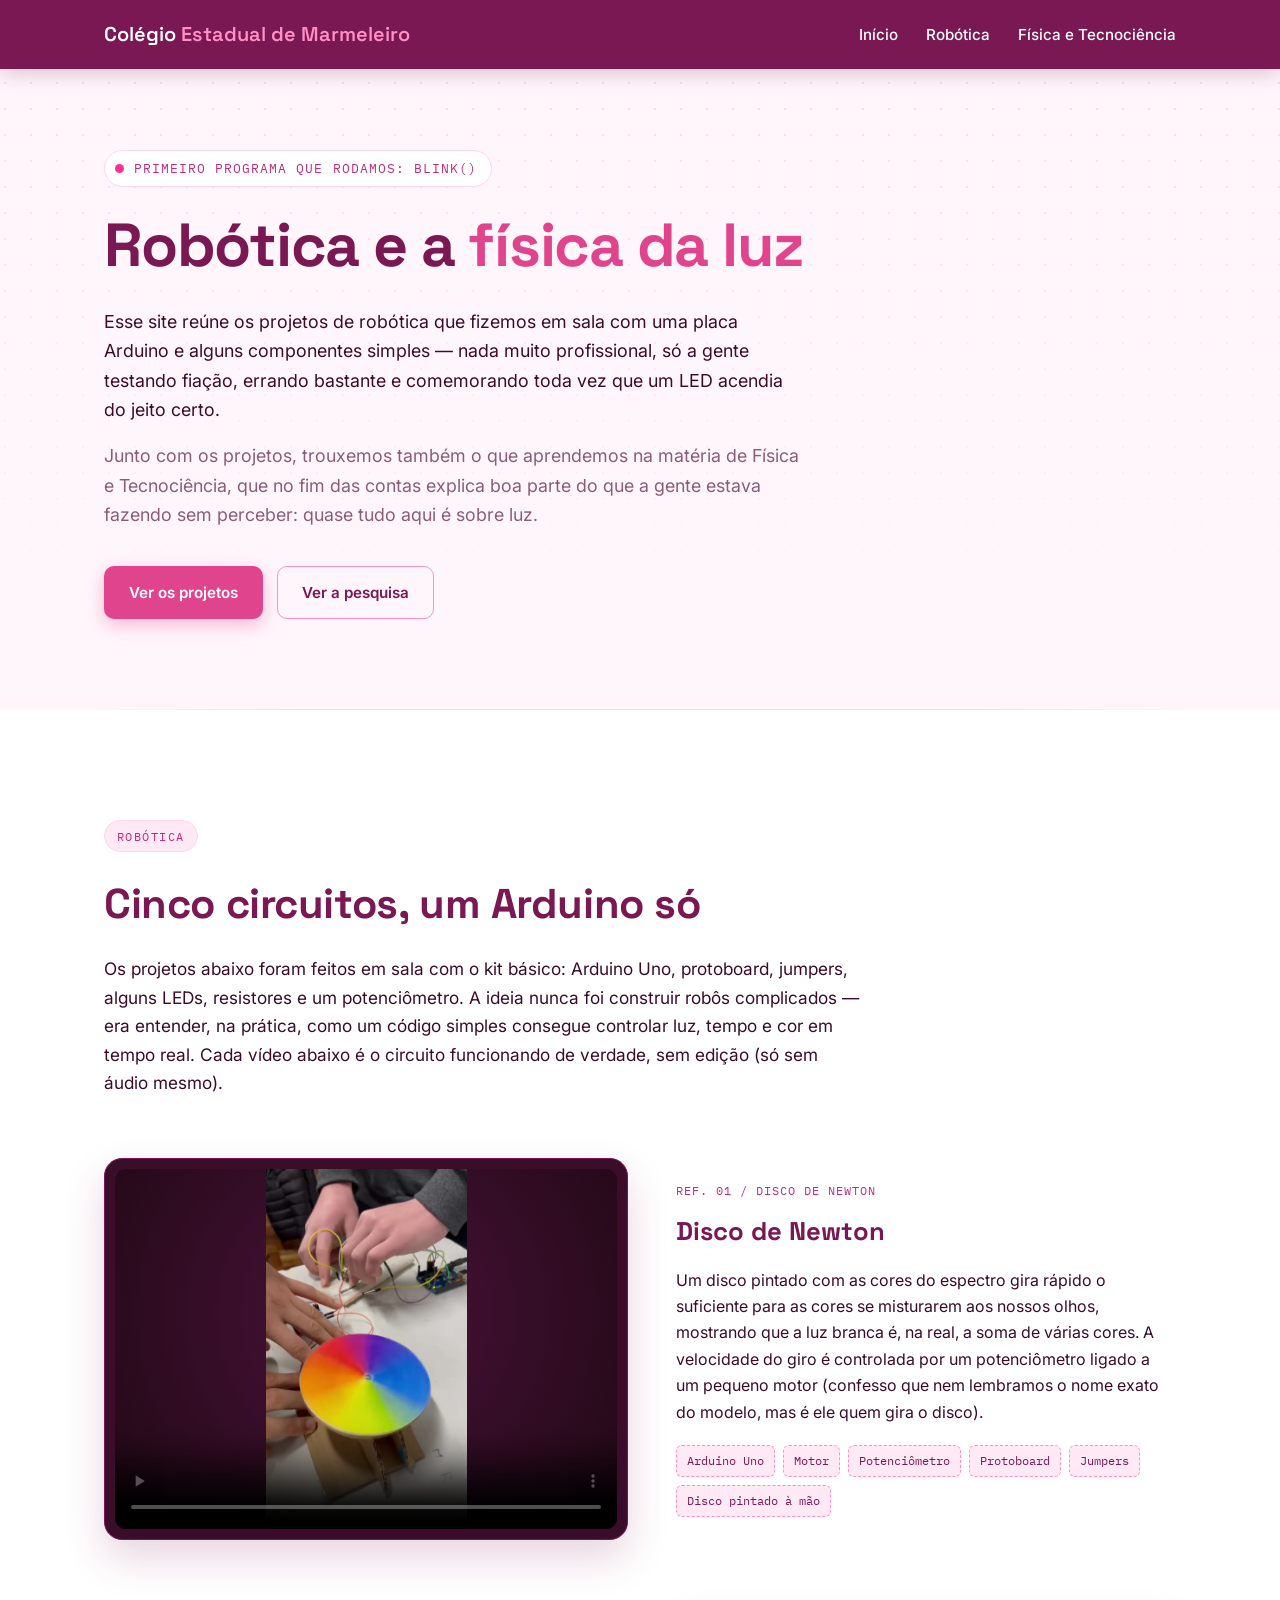
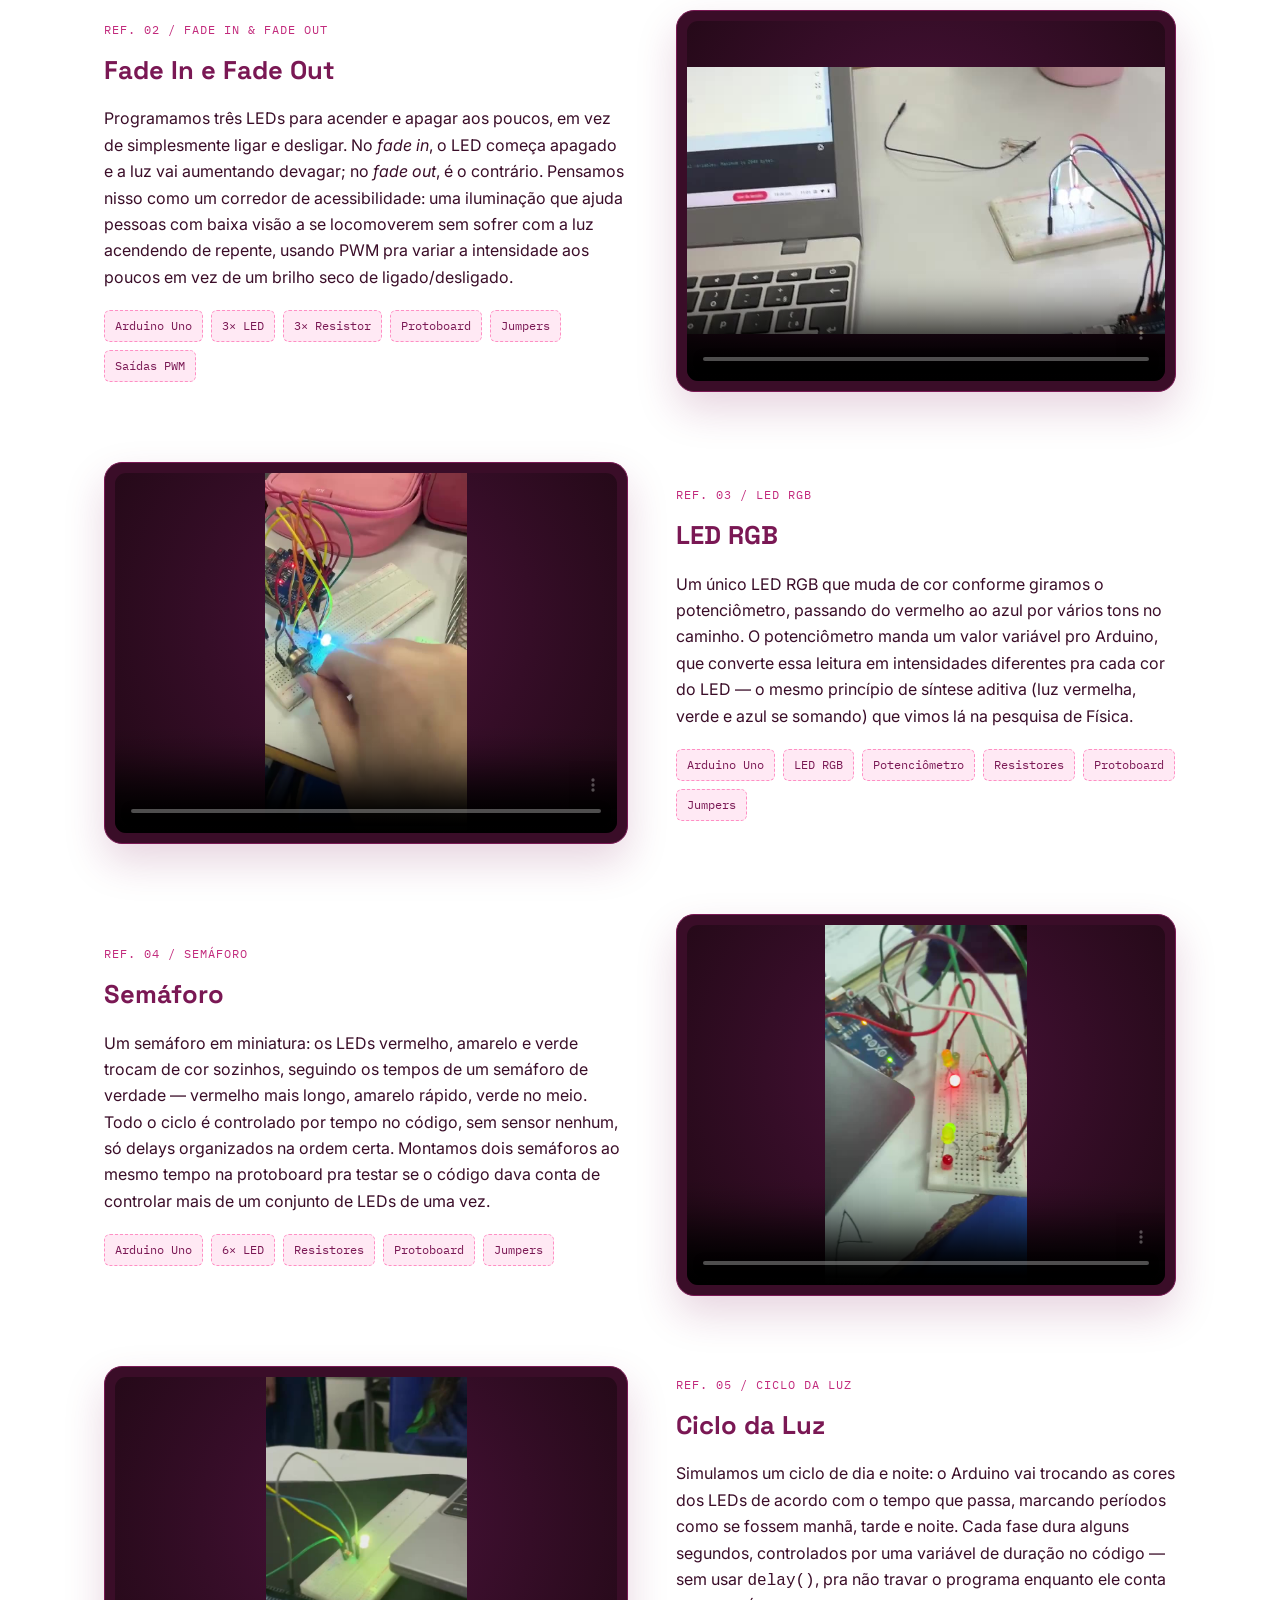
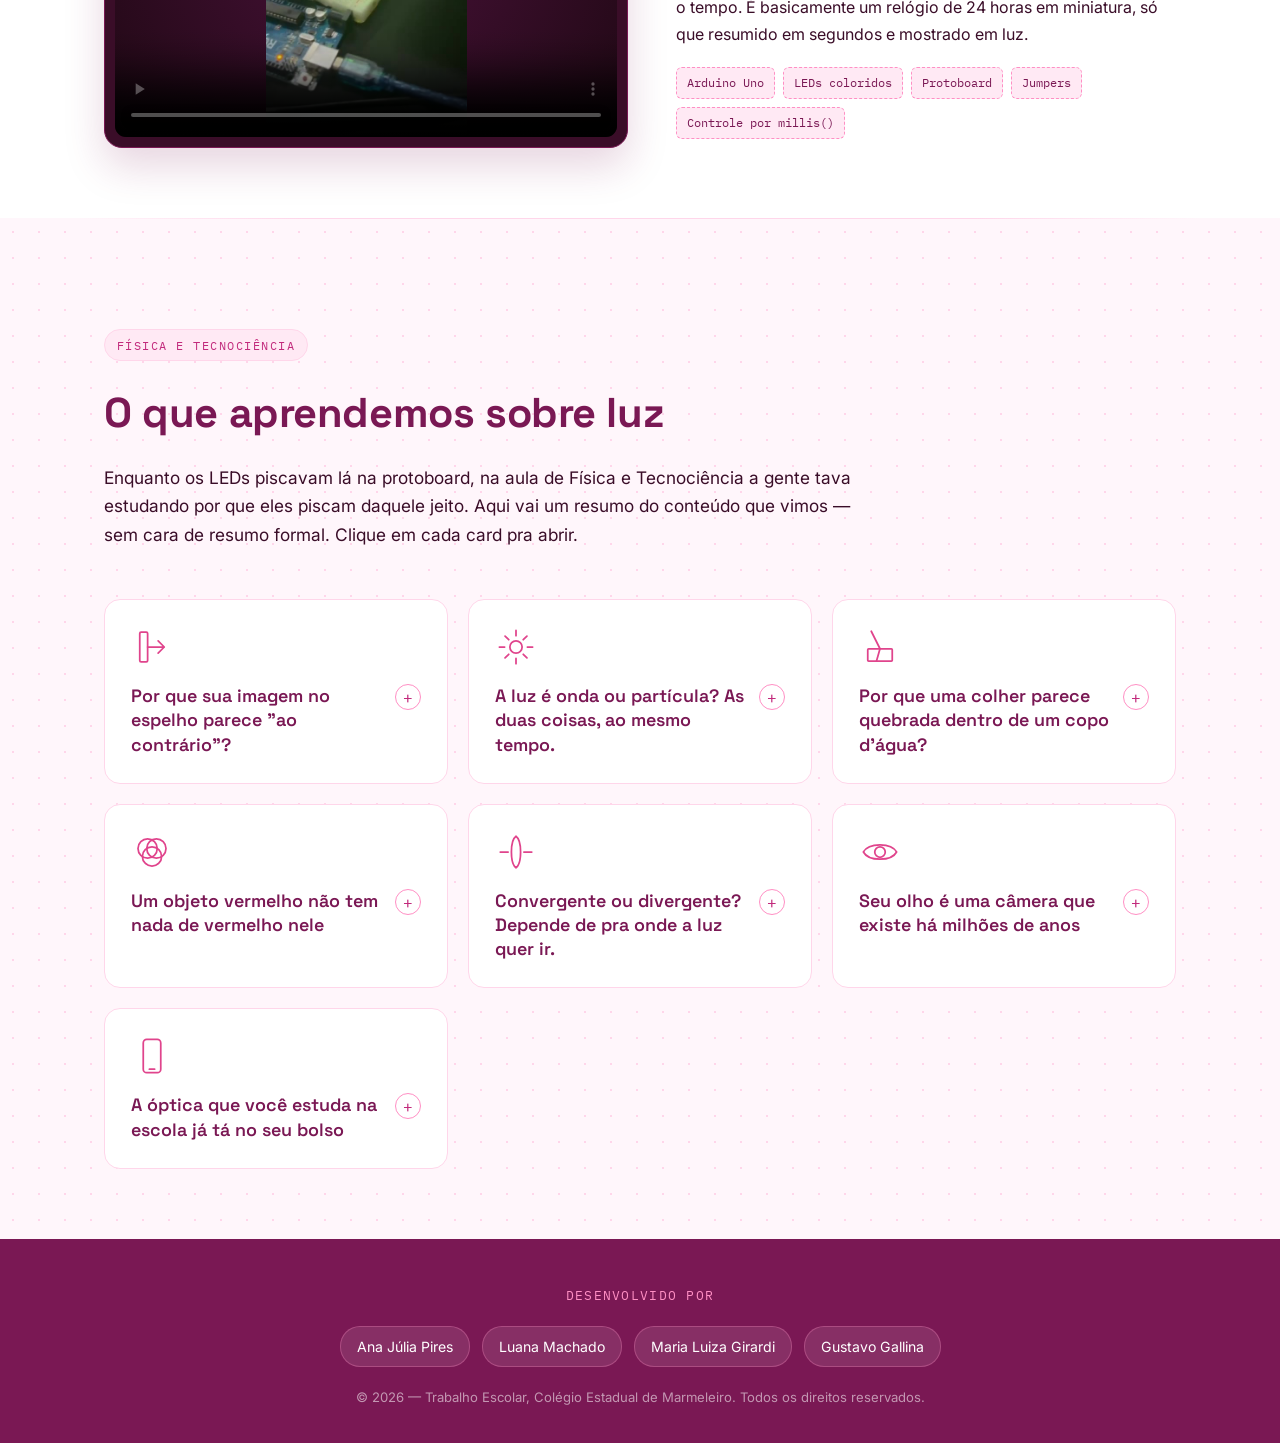
<file: index.html>
<!DOCTYPE html>
<html lang="pt-BR">
<head>
    <meta charset="UTF-8">
    <meta name="viewport" content="width=device-width, initial-scale=1.0">
    <title>Robótica & a Física da Luz | Colégio Estadual de Marmeleiro</title>
    <link rel="stylesheet" href="styles.css">
</head>
<body>

    <header>
        <div class="nav-container">
            <div class="logo">
                <h1>Colégio <span>Estadual de Marmeleiro</span></h1>
            </div>
            <nav>
                <ul>
                    <li><a href="#inicio">Início</a></li>
                    <li><a href="#robotica">Robótica</a></li>
                    <li><a href="#fisica">Física e Tecnociência</a></li>
                </ul>
            </nav>
        </div>
    </header>

    <main>

        <!-- ================= INÍCIO ================= -->
        <section id="inicio">
            <div class="hero-inner">
                <span class="hero-kicker"><span class="led-dot"></span> primeiro programa que rodamos: blink()</span>

                <h1>Robótica e a <em>física da luz</em></h1>

                <p class="hero-lede">Esse site reúne os projetos de robótica que fizemos em sala com uma placa Arduino e alguns componentes simples — nada muito profissional, só a gente testando fiação, errando bastante e comemorando toda vez que um LED acendia do jeito certo.</p>

                <p class="hero-lede-2">Junto com os projetos, trouxemos também o que aprendemos na matéria de Física e Tecnociência, que no fim das contas explica boa parte do que a gente estava fazendo sem perceber: quase tudo aqui é sobre luz.</p>

                <div class="hero-ctas">
                    <a href="#robotica" class="btn btn-primario">Ver os projetos</a>
                    <a href="#fisica" class="btn btn-secundario">Ver a pesquisa</a>
                </div>
            </div>
        </section>

        <hr class="divisor">

        <!-- ================= ROBÓTICA ================= -->
        <section id="robotica">
            <div class="wrap">
                <span class="eyebrow">Robótica</span>
                <h2 class="section-heading">Cinco circuitos, um Arduino só</h2>
                <p class="section-lede">Os projetos abaixo foram feitos em sala com o kit básico: Arduino Uno, protoboard, jumpers, alguns LEDs, resistores e um potenciômetro. A ideia nunca foi construir robôs complicados — era entender, na prática, como um código simples consegue controlar luz, tempo e cor em tempo real. Cada vídeo abaixo é o circuito funcionando de verdade, sem edição (só sem áudio mesmo).</p>

                <div class="projetos">

                    <!-- Projeto 1: Disco de Newton -->
                    <article class="projeto">
                        <div class="projeto-midia">
                            <div class="tela">
                                <video src="videos/disco-newton.mp4" poster="videos/posters/disco-newton.jpg" controls muted loop playsinline preload="metadata"></video>
                            </div>
                        </div>
                        <div class="projeto-texto">
                            <span class="projeto-ref">REF. 01 / DISCO DE NEWTON</span>
                            <h3>Disco de Newton</h3>
                            <p>Um disco pintado com as cores do espectro gira rápido o suficiente para as cores se misturarem aos nossos olhos, mostrando que a luz branca é, na real, a soma de várias cores. A velocidade do giro é controlada por um potenciômetro ligado a um pequeno motor (confesso que nem lembramos o nome exato do modelo, mas é ele quem gira o disco).</p>
                            <div class="componentes">
                                <span>Arduino Uno</span>
                                <span>Motor</span>
                                <span>Potenciômetro</span>
                                <span>Protoboard</span>
                                <span>Jumpers</span>
                                <span>Disco pintado à mão</span>
                            </div>
                        </div>
                    </article>

                    <!-- Projeto 2: Fade In e Fade Out -->
                    <article class="projeto">
                        <div class="projeto-midia">
                            <div class="tela">
                                <video src="videos/fade-in-fade-out.mp4" poster="videos/posters/fade-in-fade-out.jpg" controls muted loop playsinline preload="metadata"></video>
                            </div>
                        </div>
                        <div class="projeto-texto">
                            <span class="projeto-ref">REF. 02 / FADE IN &amp; FADE OUT</span>
                            <h3>Fade In e Fade Out</h3>
                            <p>Programamos três LEDs para acender e apagar aos poucos, em vez de simplesmente ligar e desligar. No <em>fade in</em>, o LED começa apagado e a luz vai aumentando devagar; no <em>fade out</em>, é o contrário. Pensamos nisso como um corredor de acessibilidade: uma iluminação que ajuda pessoas com baixa visão a se locomoverem sem sofrer com a luz acendendo de repente, usando PWM pra variar a intensidade aos poucos em vez de um brilho seco de ligado/desligado.</p>
                            <div class="componentes">
                                <span>Arduino Uno</span>
                                <span>3× LED</span>
                                <span>3× Resistor</span>
                                <span>Protoboard</span>
                                <span>Jumpers</span>
                                <span>Saídas PWM</span>
                            </div>
                        </div>
                    </article>

                    <!-- Projeto 3: Led RGB -->
                    <article class="projeto">
                        <div class="projeto-midia">
                            <div class="tela">
                                <video src="videos/led-rgb.mp4" poster="videos/posters/led-rgb.jpg" controls muted loop playsinline preload="metadata"></video>
                            </div>
                        </div>
                        <div class="projeto-texto">
                            <span class="projeto-ref">REF. 03 / LED RGB</span>
                            <h3>LED RGB</h3>
                            <p>Um único LED RGB que muda de cor conforme giramos o potenciômetro, passando do vermelho ao azul por vários tons no caminho. O potenciômetro manda um valor variável pro Arduino, que converte essa leitura em intensidades diferentes pra cada cor do LED — o mesmo princípio de síntese aditiva (luz vermelha, verde e azul se somando) que vimos lá na pesquisa de Física.</p>
                            <div class="componentes">
                                <span>Arduino Uno</span>
                                <span>LED RGB</span>
                                <span>Potenciômetro</span>
                                <span>Resistores</span>
                                <span>Protoboard</span>
                                <span>Jumpers</span>
                            </div>
                        </div>
                    </article>

                    <!-- Projeto 4: Semáforo -->
                    <article class="projeto">
                        <div class="projeto-midia">
                            <div class="tela">
                                <video src="videos/semaforo.mp4" poster="videos/posters/semaforo.jpg" controls muted loop playsinline preload="metadata"></video>
                            </div>
                        </div>
                        <div class="projeto-texto">
                            <span class="projeto-ref">REF. 04 / SEMÁFORO</span>
                            <h3>Semáforo</h3>
                            <p>Um semáforo em miniatura: os LEDs vermelho, amarelo e verde trocam de cor sozinhos, seguindo os tempos de um semáforo de verdade — vermelho mais longo, amarelo rápido, verde no meio. Todo o ciclo é controlado por tempo no código, sem sensor nenhum, só delays organizados na ordem certa. Montamos dois semáforos ao mesmo tempo na protoboard pra testar se o código dava conta de controlar mais de um conjunto de LEDs de uma vez.</p>
                            <div class="componentes">
                                <span>Arduino Uno</span>
                                <span>6× LED</span>
                                <span>Resistores</span>
                                <span>Protoboard</span>
                                <span>Jumpers</span>
                            </div>
                        </div>
                    </article>

                    <!-- Projeto 5: Ciclo da Luz -->
                    <article class="projeto">
                        <div class="projeto-midia">
                            <div class="tela">
                                <video src="videos/ciclo-da-luz.mp4" poster="videos/posters/ciclo-da-luz.jpg" controls muted loop playsinline preload="metadata"></video>
                            </div>
                        </div>
                        <div class="projeto-texto">
                            <span class="projeto-ref">REF. 05 / CICLO DA LUZ</span>
                            <h3>Ciclo da Luz</h3>
                            <p>Simulamos um ciclo de dia e noite: o Arduino vai trocando as cores dos LEDs de acordo com o tempo que passa, marcando períodos como se fossem manhã, tarde e noite. Cada fase dura alguns segundos, controlados por uma variável de duração no código — sem usar <code>delay()</code>, pra não travar o programa enquanto ele conta o tempo. É basicamente um relógio de 24 horas em miniatura, só que resumido em segundos e mostrado em luz.</p>
                            <div class="componentes">
                                <span>Arduino Uno</span>
                                <span>LEDs coloridos</span>
                                <span>Protoboard</span>
                                <span>Jumpers</span>
                                <span>Controle por millis()</span>
                            </div>
                        </div>
                    </article>

                </div>
            </div>
        </section>

        <hr class="divisor">

        <!-- ================= FÍSICA E TECNOCIÊNCIA ================= -->
        <section id="fisica">
            <div class="wrap">
                <span class="eyebrow">Física e Tecnociência</span>
                <h2 class="section-heading">O que aprendemos sobre luz</h2>
                <p class="section-lede">Enquanto os LEDs piscavam lá na protoboard, na aula de Física e Tecnociência a gente tava estudando por que eles piscam daquele jeito. Aqui vai um resumo do conteúdo que vimos — sem cara de resumo formal. Clique em cada card pra abrir.</p>

                <div class="temas-grid">

                    <!-- Espelhos -->
                    <div class="tema-card">
                        <div class="tema-icone">
                            <svg viewBox="0 0 48 48"><rect x="10" y="7" width="9" height="34" rx="1.5"/><path d="M19 24 L38 24 M38 24 L31 17 M38 24 L31 31"/></svg>
                        </div>
                        <button class="tema-toggle" aria-expanded="false">
                            <h3>Por que sua imagem no espelho parece "ao contrário"?</h3>
                            <span class="tema-plus" aria-hidden="true">+</span>
                        </button>
                        <div class="tema-conteudo">
                            <div class="tema-conteudo-inner">
                                <span class="tema-label">Espelhos</span>
                                <p class="tema-texto">Espelhos são superfícies bem polidas que refletem a luz de forma regular. A gente estudou a diferença entre espelhos planos — que formam imagens virtuais, diretas e do mesmo tamanho do objeto — e espelhos esféricos, côncavos e convexos, que formam imagens reais ou virtuais dependendo de onde o objeto está em relação ao foco.</p>
                            </div>
                        </div>
                    </div>

                    <!-- Propriedades da Luz -->
                    <div class="tema-card">
                        <div class="tema-icone">
                            <svg viewBox="0 0 48 48"><circle cx="24" cy="24" r="7"/><path d="M24 5v6M24 37v6M43 24h-6M11 24H5M36.5 11.5l-4.2 4.2M15.7 32.3l-4.2 4.2M36.5 36.5l-4.2-4.2M15.7 15.7l-4.2-4.2"/></svg>
                        </div>
                        <button class="tema-toggle" aria-expanded="false">
                            <h3>A luz é onda ou partícula? As duas coisas, ao mesmo tempo.</h3>
                            <span class="tema-plus" aria-hidden="true">+</span>
                        </button>
                        <div class="tema-conteudo">
                            <div class="tema-conteudo-inner">
                                <span class="tema-label">Propriedades da luz</span>
                                <p class="tema-texto">Vimos os comportamentos fundamentais da luz ao se propagar e interagir com o ambiente: a propagação retilínea, a reflexão (quando a luz bate numa superfície e volta), a refração e a absorção. E entendemos que a luz se comporta ora como onda, ora como partícula — o fóton.</p>
                            </div>
                        </div>
                    </div>

                    <!-- Refração -->
                    <div class="tema-card">
                        <div class="tema-icone">
                            <svg viewBox="0 0 48 48"><path d="M8 32h32v6H8z" opacity="0"/><rect x="10" y="26" width="28" height="14" rx="1"/><path d="M14 6 L24 26 L20 40"/></svg>
                        </div>
                        <button class="tema-toggle" aria-expanded="false">
                            <h3>Por que uma colher parece quebrada dentro de um copo d'água?</h3>
                            <span class="tema-plus" aria-hidden="true">+</span>
                        </button>
                        <div class="tema-conteudo">
                            <div class="tema-conteudo-inner">
                                <span class="tema-label">Refração</span>
                                <p class="tema-texto">A refração é o fenômeno em que a luz muda de velocidade e de direção ao passar de um meio transparente pra outro com densidade diferente — do ar pra água, por exemplo. Analisamos a Lei de Snell-Descartes e o índice de refração, entendendo por que objetos submersos parecem estar em outra posição e como surgem fenômenos como a miragem.</p>
                            </div>
                        </div>
                    </div>

                    <!-- Luz e Cores -->
                    <div class="tema-card">
                        <div class="tema-icone">
                            <svg viewBox="0 0 48 48"><circle cx="19" cy="20" r="11"/><circle cx="29" cy="20" r="11"/><circle cx="24" cy="29" r="11"/></svg>
                        </div>
                        <button class="tema-toggle" aria-expanded="false">
                            <h3>Um objeto vermelho não tem nada de vermelho nele</h3>
                            <span class="tema-plus" aria-hidden="true">+</span>
                        </button>
                        <div class="tema-conteudo">
                            <div class="tema-conteudo-inner">
                                <span class="tema-label">Luz e cores</span>
                                <p class="tema-texto">A luz branca contém todas as cores do espectro visível, e a cor que um objeto "tem" depende só da luz que ele reflete — o resto ele absorve. Vimos também a diferença entre a síntese aditiva de cores (luz: vermelho, verde e azul se somando, o RGB do nosso LED) e a síntese subtrativa (pigmentos: CMYK).</p>
                            </div>
                        </div>
                    </div>

                    <!-- Lentes -->
                    <div class="tema-card">
                        <div class="tema-icone">
                            <svg viewBox="0 0 48 48"><path d="M24 6c7 5 7 31 0 36 -7-5-7-31 0-36Z"/><path d="M6 24h9M33 24h9"/></svg>
                        </div>
                        <button class="tema-toggle" aria-expanded="false">
                            <h3>Convergente ou divergente? Depende de pra onde a luz quer ir.</h3>
                            <span class="tema-plus" aria-hidden="true">+</span>
                        </button>
                        <div class="tema-conteudo">
                            <div class="tema-conteudo-inner">
                                <span class="tema-label">Lentes</span>
                                <p class="tema-texto">Lentes são meios transparentes limitados por superfícies esféricas (ou uma esférica e outra plana) capazes de refratar a luz. Estudamos as lentes convergentes, que concentram os raios num ponto focal, e as divergentes, que espalham os raios — fundamentais pra corrigir problemas de visão e pro funcionamento de instrumentos ópticos.</p>
                            </div>
                        </div>
                    </div>

                    <!-- Óptica do Olho Humano -->
                    <div class="tema-card">
                        <div class="tema-icone">
                            <svg viewBox="0 0 48 48"><path d="M5 24c6-11 32-11 38 0 -6 11-32 11-38 0Z"/><circle cx="24" cy="24" r="6"/></svg>
                        </div>
                        <button class="tema-toggle" aria-expanded="false">
                            <h3>Seu olho é uma câmera que existe há milhões de anos</h3>
                            <span class="tema-plus" aria-hidden="true">+</span>
                        </button>
                        <div class="tema-conteudo">
                            <div class="tema-conteudo-inner">
                                <span class="tema-label">Óptica do olho humano</span>
                                <p class="tema-texto">O olho humano funciona como um sistema óptico natural pra formar imagens. Vimos o papel da córnea, do cristalino (a lente natural que faz a acomodação visual) e da retina, além dos principais defeitos de visão — miopia, hipermetropia, astigmatismo e presbiopia — e como as lentes corrigem cada um deles.</p>
                            </div>
                        </div>
                    </div>

                    <!-- Smartphones e Acessibilidade -->
                    <div class="tema-card">
                        <div class="tema-icone">
                            <svg viewBox="0 0 48 48"><rect x="14" y="5" width="20" height="38" rx="4"/><path d="M21 39h6"/></svg>
                        </div>
                        <button class="tema-toggle" aria-expanded="false">
                            <h3>A óptica que você estuda na escola já tá no seu bolso</h3>
                            <span class="tema-plus" aria-hidden="true">+</span>
                        </button>
                        <div class="tema-conteudo">
                            <div class="tema-conteudo-inner">
                                <span class="tema-label">Smartphones e acessibilidade visual</span>
                                <p class="tema-texto">Conectamos os conceitos de óptica com a tecnologia que a gente usa todo dia: leitores de tela, lupas digitais, ajuste de contraste, comandos de voz e inteligência artificial nos smartphones ajudam pessoas com baixa visão ou cegueira a terem mais autonomia no dia a dia — meio que a mesma lógica do nosso projeto de fade-out pra acessibilidade lá em cima.</p>
                            </div>
                        </div>
                    </div>

                </div>
            </div>
        </section>

    </main>

    <footer>
        <p class="footer-titulo">Desenvolvido por</p>
        <ul class="integrantes-lista">
            <li>Ana Júlia Pires</li>
            <li>Luana Machado</li>
            <li>Maria Luiza Girardi</li>
            <li>Gustavo Gallina</li>
        </ul>
        <p class="copy">&copy; <span id="ano-atual"></span> — Trabalho Escolar, Colégio Estadual de Marmeleiro. Todos os direitos reservados.</p>
    </footer>

    <script>
        // Ano atual no rodapé
        document.getElementById('ano-atual').textContent = new Date().getFullYear();

        // Cards de Física e Tecnociência: abrir/fechar ao clicar
        document.querySelectorAll('.tema-toggle').forEach(function (botao) {
            botao.addEventListener('click', function () {
                var card = botao.closest('.tema-card');
                var aberto = card.classList.toggle('aberto');
                botao.setAttribute('aria-expanded', aberto ? 'true' : 'false');
            });
        });
    </script>

</body>
</html>
</file>
<file: styles.css>
/* =========================================================
   ROBÓTICA & A FÍSICA DA LUZ — Colégio Estadual de Marmeleiro
   styles.css
   ========================================================= */

/* ---------- Fontes ---------- */
@import url('https://fonts.googleapis.com/css2?family=Space+Grotesk:wght@500;600;700&family=Inter:wght@400;500;600&family=IBM+Plex+Mono:wght@400;500&display=swap');

/* ---------- Paleta (tons de rosa) ---------- */
:root {
    --rosa-800: #7a1854;   /* cabeçalho, rodapé, títulos fortes */
    --rosa-600: #c22a7c;   /* links, bordas ativas, destaques */
    --rosa-500: #e0448c;   /* botões, acento principal */
    --rosa-300: #ff8fc4;   /* glow, ícones, hover */
    --rosa-150: #ffd6ea;   /* bordas suaves */
    --rosa-100: #ffe9f4;   /* fundo de cards */
    --rosa-50:  #fff6fb;   /* fundo da página */
    --glow: #ff2f96;       /* sombra neon */

    --ink: #3a0d28;        /* texto principal */
    --ink-soft: #8a5d78;   /* texto secundário */
    --white: #ffffff;

    --fonte-display: 'Space Grotesk', 'Helvetica Neue', Arial, sans-serif;
    --fonte-corpo: 'Inter', 'Helvetica Neue', Arial, sans-serif;
    --fonte-mono: 'IBM Plex Mono', 'Courier New', monospace;
}

/* ---------- Reset ---------- */
* {
    margin: 0;
    padding: 0;
    box-sizing: border-box;
}

html {
    scroll-behavior: smooth;
}

body {
    font-family: var(--fonte-corpo);
    background-color: var(--rosa-50);
    color: var(--ink);
    line-height: 1.65;
    -webkit-font-smoothing: antialiased;
}

img, video {
    display: block;
    max-width: 100%;
}

a {
    color: inherit;
}

:focus-visible {
    outline: 3px solid var(--rosa-600);
    outline-offset: 3px;
}

@media (prefers-reduced-motion: reduce) {
    *, *::before, *::after {
        animation-duration: 0.001ms !important;
        animation-iteration-count: 1 !important;
        transition-duration: 0.001ms !important;
        scroll-behavior: auto !important;
    }
}

/* ---------- Layout base ---------- */
.wrap {
    max-width: 1120px;
    margin: 0 auto;
    padding: 0 24px;
}

section {
    padding: 110px 0 70px;
}

.eyebrow {
    display: inline-block;
    font-family: var(--fonte-mono);
    font-size: 0.78rem;
    letter-spacing: 0.12em;
    text-transform: uppercase;
    color: var(--rosa-600);
    background: var(--rosa-100);
    border: 1px solid var(--rosa-150);
    padding: 5px 12px;
    border-radius: 999px;
    margin-bottom: 18px;
}

.section-heading {
    font-family: var(--fonte-display);
    font-weight: 700;
    font-size: clamp(1.9rem, 4vw, 2.6rem);
    color: var(--rosa-800);
    margin-bottom: 16px;
    letter-spacing: -0.01em;
}

.section-lede {
    max-width: 760px;
    font-size: 1.08rem;
    color: var(--ink);
}

.section-lede + .section-lede {
    margin-top: 12px;
}

hr.divisor {
    border: 0;
    height: 1px;
    background: linear-gradient(90deg, transparent, var(--rosa-150) 20%, var(--rosa-150) 80%, transparent);
    max-width: 1120px;
    margin: 0 auto;
}

/* =========================================================
   CABEÇALHO
   ========================================================= */
header {
    background-color: var(--rosa-800);
    color: var(--white);
    position: fixed;
    top: 0;
    width: 100%;
    z-index: 1000;
    box-shadow: 0 4px 20px rgba(122, 24, 84, 0.25);
}

.nav-container {
    max-width: 1120px;
    margin: 0 auto;
    padding: 18px 24px;
    display: flex;
    justify-content: space-between;
    align-items: center;
}

.logo h1 {
    font-family: var(--fonte-display);
    font-size: 1.25rem;
    font-weight: 600;
}

.logo span {
    color: var(--rosa-300);
}

nav ul {
    list-style: none;
    display: flex;
    gap: 28px;
}

nav a {
    color: var(--white);
    text-decoration: none;
    font-weight: 500;
    font-size: 0.95rem;
    position: relative;
    padding-bottom: 4px;
}

nav a::after {
    content: '';
    position: absolute;
    left: 0;
    bottom: 0;
    height: 2px;
    width: 0;
    background: var(--rosa-300);
    transition: width 0.25s ease;
}

nav a:hover::after,
nav a:focus-visible::after {
    width: 100%;
}

/* =========================================================
   HERO / INÍCIO — textura de protoboard + LED pulsando
   ========================================================= */
#inicio {
    padding-top: 150px;
    padding-bottom: 90px;
    position: relative;
    background-color: var(--rosa-50);
    background-image:
        radial-gradient(var(--rosa-150) 1.4px, transparent 1.4px);
    background-size: 26px 26px;
    background-position: -8px -8px;
    overflow: hidden;
}

#inicio::after {
    content: '';
    position: absolute;
    inset: 0;
    background: linear-gradient(180deg, rgba(255,246,251,0) 0%, var(--rosa-50) 92%);
    pointer-events: none;
}

.hero-inner {
    max-width: 1120px;
    margin: 0 auto;
    padding: 0 24px;
    position: relative;
    z-index: 1;
}

.hero-kicker {
    display: inline-flex;
    align-items: center;
    gap: 10px;
    font-family: var(--fonte-mono);
    font-size: 0.8rem;
    letter-spacing: 0.08em;
    text-transform: uppercase;
    color: var(--rosa-600);
    background: var(--white);
    border: 1px solid var(--rosa-150);
    padding: 7px 14px 7px 10px;
    border-radius: 999px;
    margin-bottom: 26px;
}

.led-dot {
    width: 9px;
    height: 9px;
    border-radius: 50%;
    background: var(--glow);
    box-shadow: 0 0 0 0 rgba(255, 47, 150, 0.6);
    animation: piscar 1.6s ease-in-out infinite;
    flex-shrink: 0;
}

@keyframes piscar {
    0%, 100% {
        opacity: 1;
        box-shadow: 0 0 8px 2px rgba(255, 47, 150, 0.55);
    }
    50% {
        opacity: 0.25;
        box-shadow: 0 0 0 0 rgba(255, 47, 150, 0);
    }
}

.hero-inner h1 {
    font-family: var(--fonte-display);
    font-weight: 700;
    font-size: clamp(2.4rem, 6vw, 3.8rem);
    color: var(--rosa-800);
    line-height: 1.08;
    letter-spacing: -0.02em;
    max-width: 850px;
    margin-bottom: 28px;
}

.hero-inner h1 em {
    font-style: normal;
    color: var(--rosa-500);
}

.hero-lede {
    max-width: 700px;
    font-size: 1.12rem;
    color: var(--ink);
    margin-bottom: 16px;
}

.hero-lede-2 {
    max-width: 700px;
    font-size: 1.12rem;
    color: var(--ink-soft);
    margin-bottom: 36px;
}

.hero-ctas {
    display: flex;
    gap: 14px;
    flex-wrap: wrap;
}

.btn {
    font-family: var(--fonte-corpo);
    font-weight: 600;
    font-size: 0.95rem;
    text-decoration: none;
    padding: 13px 24px;
    border-radius: 10px;
    display: inline-block;
    transition: transform 0.2s ease, box-shadow 0.2s ease, background-color 0.2s ease;
    border: 1.5px solid transparent;
}

.btn-primario {
    background: var(--rosa-500);
    color: var(--white);
    box-shadow: 0 6px 18px rgba(224, 68, 140, 0.35);
}

.btn-primario:hover {
    background: var(--rosa-600);
    transform: translateY(-2px);
    box-shadow: 0 10px 22px rgba(224, 68, 140, 0.4);
}

.btn-secundario {
    background: transparent;
    color: var(--rosa-800);
    border-color: var(--rosa-300);
}

.btn-secundario:hover {
    background: var(--rosa-100);
    transform: translateY(-2px);
}

/* =========================================================
   ROBÓTICA — cards estilo "datasheet"
   ========================================================= */
#robotica {
    background: var(--white);
}

.projetos {
    margin-top: 60px;
    display: flex;
    flex-direction: column;
    gap: 70px;
}

.projeto {
    display: grid;
    grid-template-columns: 1.05fr 1fr;
    gap: 48px;
    align-items: center;
}

.projeto:nth-child(even) .projeto-midia {
    order: 2;
}

.projeto:nth-child(even) .projeto-texto {
    order: 1;
}

.projeto-ref {
    font-family: var(--fonte-mono);
    font-size: 0.78rem;
    color: var(--rosa-600);
    letter-spacing: 0.08em;
    display: block;
    margin-bottom: 10px;
}

.projeto-texto h3 {
    font-family: var(--fonte-display);
    font-weight: 700;
    font-size: 1.6rem;
    color: var(--rosa-800);
    margin-bottom: 14px;
}

.projeto-texto p {
    color: var(--ink);
    font-size: 1rem;
    margin-bottom: 20px;
}

.componentes {
    display: flex;
    flex-wrap: wrap;
    gap: 8px;
}

.componentes span {
    font-family: var(--fonte-mono);
    font-size: 0.76rem;
    color: var(--rosa-800);
    background: var(--rosa-100);
    border: 1px dashed var(--rosa-300);
    padding: 5px 10px;
    border-radius: 6px;
    white-space: nowrap;
}

/* "tela" do vídeo, tipo bezel de dispositivo */
.projeto-midia {
    background: var(--ink);
    border-radius: 18px;
    padding: 10px;
    box-shadow: 0 18px 40px rgba(122, 24, 84, 0.18);
    border: 1px solid var(--rosa-800);
    transition: box-shadow 0.3s ease;
}

.projeto-midia:hover {
    box-shadow: 0 20px 46px rgba(255, 47, 150, 0.3);
}

.tela {
    position: relative;
    width: 100%;
    height: 360px;
    border-radius: 11px;
    overflow: hidden;
    background: radial-gradient(circle at 50% 40%, #4a123a 0%, #200814 100%);
    display: flex;
    align-items: center;
    justify-content: center;
}

.tela video {
    width: 100%;
    height: 100%;
    object-fit: contain;
}

/* =========================================================
   FÍSICA E TECNOCIÊNCIA — cards interativos
   ========================================================= */
#fisica {
    background: var(--rosa-50);
    background-image: radial-gradient(var(--rosa-150) 1.4px, transparent 1.4px);
    background-size: 26px 26px;
}

.temas-grid {
    margin-top: 50px;
    display: grid;
    grid-template-columns: repeat(auto-fit, minmax(300px, 1fr));
    gap: 20px;
}

.tema-card {
    background: var(--white);
    border: 1px solid var(--rosa-150);
    border-radius: 16px;
    padding: 26px;
    transition: border-color 0.25s ease, box-shadow 0.25s ease, transform 0.25s ease;
}

.tema-card:hover {
    border-color: var(--rosa-300);
    box-shadow: 0 14px 30px rgba(224, 68, 140, 0.14);
    transform: translateY(-3px);
}

.tema-icone {
    width: 42px;
    height: 42px;
    color: var(--rosa-500);
    margin-bottom: 16px;
}

.tema-icone svg {
    width: 100%;
    height: 100%;
    stroke: currentColor;
    fill: none;
    stroke-width: 2;
    stroke-linecap: round;
    stroke-linejoin: round;
}

.tema-toggle {
    all: unset;
    cursor: pointer;
    display: flex;
    justify-content: space-between;
    align-items: flex-start;
    gap: 12px;
    width: 100%;
}

.tema-toggle h3 {
    font-family: var(--fonte-display);
    font-weight: 600;
    font-size: 1.12rem;
    color: var(--rosa-800);
    line-height: 1.35;
}

.tema-plus {
    flex-shrink: 0;
    width: 26px;
    height: 26px;
    border-radius: 50%;
    border: 1.5px solid var(--rosa-300);
    color: var(--rosa-600);
    display: flex;
    align-items: center;
    justify-content: center;
    font-family: var(--fonte-mono);
    font-size: 1rem;
    transition: transform 0.3s ease, background 0.3s ease;
}

.tema-card.aberto .tema-plus {
    transform: rotate(135deg);
    background: var(--rosa-500);
    color: var(--white);
    border-color: var(--rosa-500);
}

.tema-conteudo {
    display: grid;
    grid-template-rows: 0fr;
    transition: grid-template-rows 0.35s ease;
}

.tema-card.aberto .tema-conteudo {
    grid-template-rows: 1fr;
}

.tema-conteudo-inner {
    overflow: hidden;
}

.tema-card p.tema-texto {
    padding-top: 14px;
    color: var(--ink-soft);
    font-size: 0.96rem;
}

.tema-label {
    font-family: var(--fonte-mono);
    font-size: 0.72rem;
    color: var(--rosa-300);
    letter-spacing: 0.08em;
    text-transform: uppercase;
    display: block;
    margin-bottom: 8px;
}

/* =========================================================
   RODAPÉ
   ========================================================= */
footer {
    background-color: var(--rosa-800);
    color: var(--white);
    text-align: center;
    padding: 46px 20px 34px;
}

footer p.footer-titulo {
    font-family: var(--fonte-mono);
    font-size: 0.8rem;
    letter-spacing: 0.1em;
    text-transform: uppercase;
    color: var(--rosa-300);
}

.integrantes-lista {
    list-style: none;
    margin: 20px 0;
    display: flex;
    flex-wrap: wrap;
    justify-content: center;
    gap: 12px;
}

.integrantes-lista li {
    background-color: rgba(255, 255, 255, 0.1);
    border: 1px solid rgba(255, 143, 196, 0.3);
    padding: 8px 16px;
    border-radius: 20px;
    font-size: 0.88rem;
}

footer .copy {
    color: rgba(255, 255, 255, 0.55);
    font-size: 0.82rem;
    margin-top: 10px;
}

/* =========================================================
   RESPONSIVO
   ========================================================= */
@media (max-width: 860px) {
    .projeto,
    .projeto:nth-child(even) .projeto-midia,
    .projeto:nth-child(even) .projeto-texto {
        order: initial;
    }
    .projeto {
        grid-template-columns: 1fr;
        gap: 26px;
    }
    .tela {
        height: 300px;
    }
}

@media (max-width: 768px) {
    .nav-container {
        flex-direction: column;
        gap: 14px;
        padding: 16px 20px;
    }
    nav ul {
        flex-wrap: wrap;
        justify-content: center;
        gap: 18px;
    }
    #inicio {
        padding-top: 175px;
    }
    section {
        padding: 80px 0 50px;
    }
}

@media (max-width: 480px) {
    .tela {
        height: 240px;
    }
    .hero-ctas {
        flex-direction: column;
    }
    .btn {
        text-align: center;
    }
}
</file>
